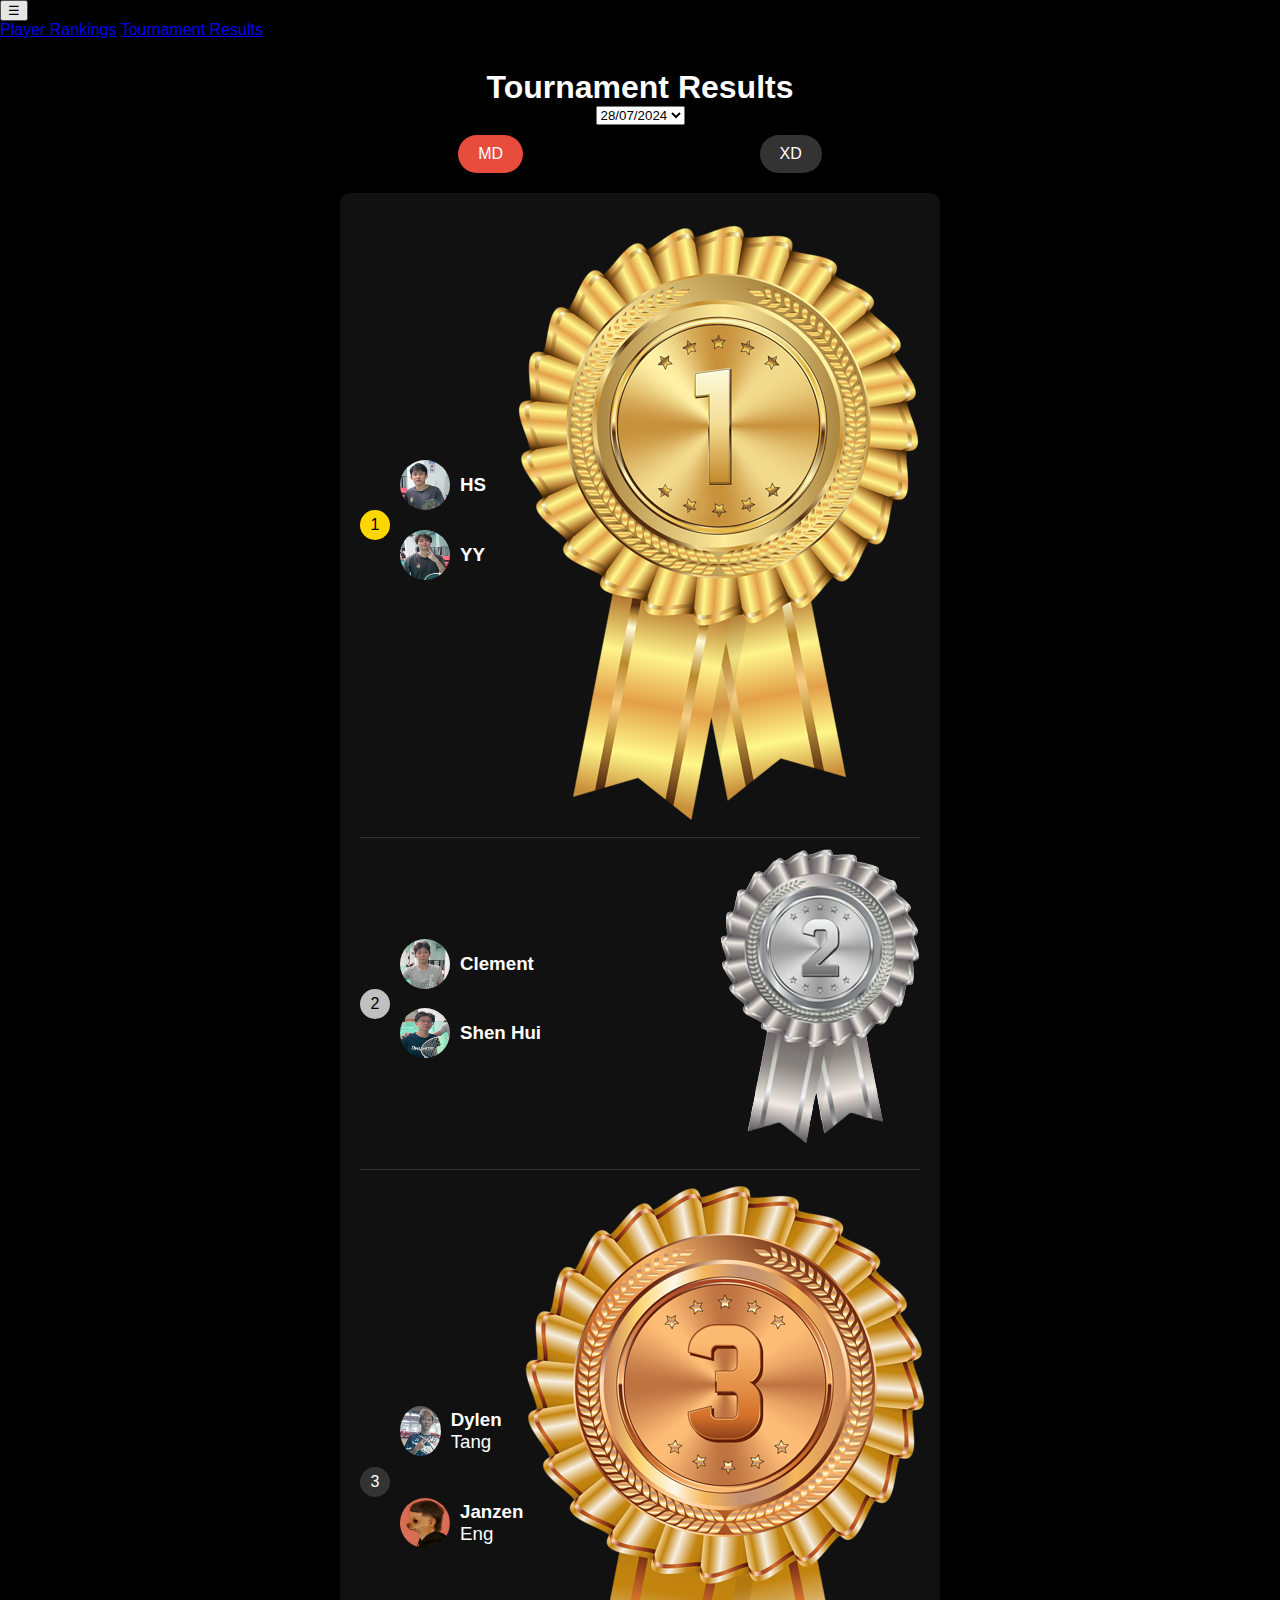
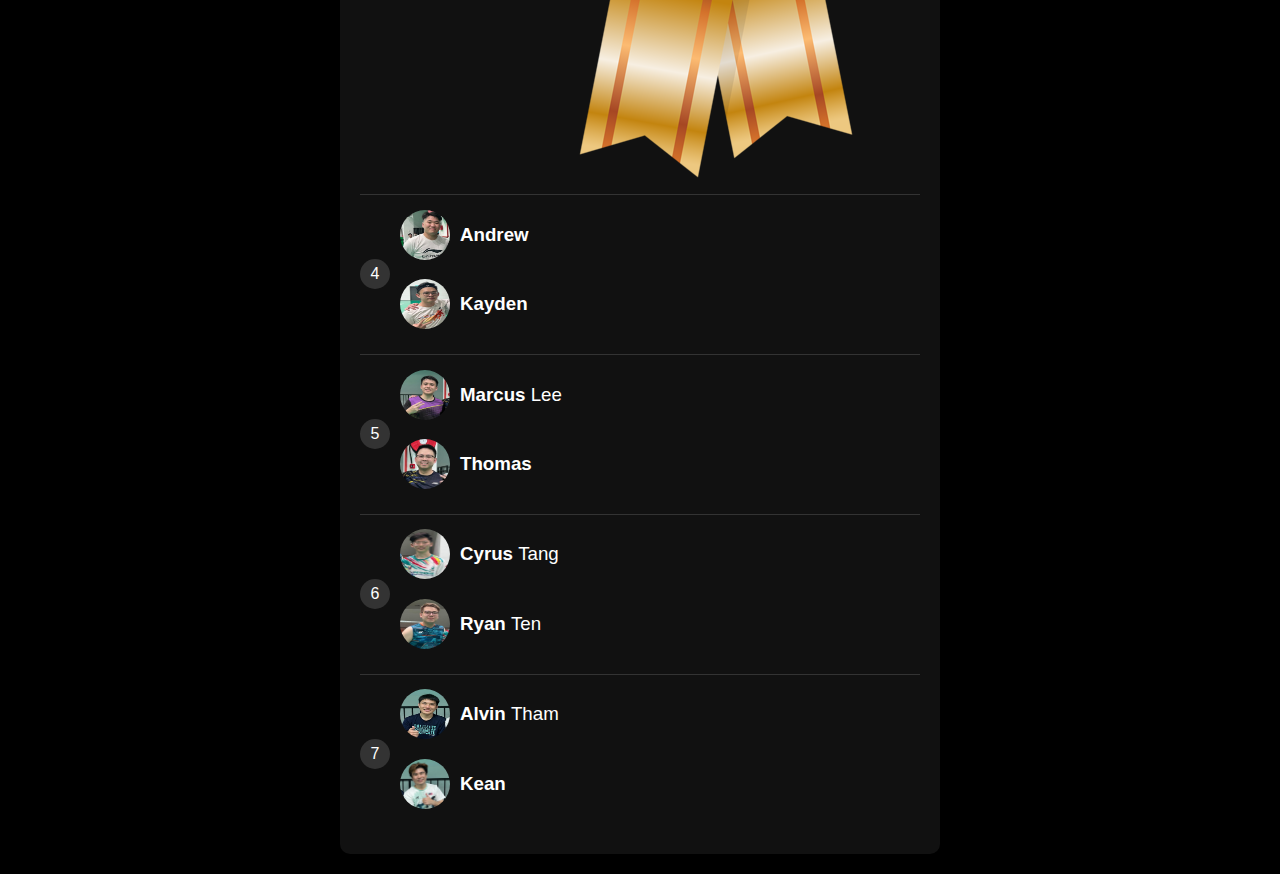
<file: 20240728_md.html>
<!DOCTYPE html>
<html lang="en">
<head>
  <meta charset="UTF-8" />
  <meta name="viewport" content="width=device-width, initial-scale=1.0" />
  <title>Tournament Results</title>
  <link rel="stylesheet" href="css/styles.css" />
  <script src="js/scripts.js" defer></script>
</head>
<body>
    <header class="top-header">
    <button id="toggle-sidebar" title="Menu">☰</button>
  </header>
  <div class="sidebar">
    <a href="index.html">Player Rankings</a>
    <a href="20240728_md.html">Tournament Results</a>
  </div>

  <div class="container">
    <div class="header">
      <h1>Tournament Results</h1>
      <div class="select-wrapper">
        <select class="tournament-select">
          <option value="2024-07-28">28/07/2024</option>
          <!-- Add more dates as needed -->
        </select>
      </div>
    </div>

    <div class="tabs">
      <a href="20240728_md.html" class="tab active">MD</a>
      <a href="20240728_xd.html" class="tab">XD</a>
    </div>

    <div class="rankings" id="rankings"></div>
  </div>

  <script>
    async function loadTournamentResults() {
      const res = await fetch('md_results.json');
      const data = await res.json();

      const select = document.querySelector('.tournament-select');
      const selectedDate = select.value || select.options[0].value;

      const filtered = data
        .filter(entry => entry.tournament === selectedDate)
        .sort((a, b) => b.points - a.points);

      const rankings = filtered.map((entry, index) => {
        const medalIcon = index === 0
          ? "gold_trophy.png"
          : index === 1
          ? "silver_trophy.png"
          : index === 2
          ? "bronze_trophy.png"
          : "";

        const teamHtml = entry.team.map(player => {
          const imgName = (player.firstName + player.lastName).toLowerCase().replace(/\s+/g, '');
          return `
            <div class="player">
              <img src="images/${imgName}.jpg" alt="${player.firstName} ${player.lastName}">
              <h3><span class="first-name">${player.firstName}</span> <span class="last-name">${player.lastName}</span></h3>
            </div>`;
        }).join('');

        return `
          <div class="ranking-item">
            <div class="ranking-number ${index < 3 ? ['gold', 'silver', 'black'][index] : 'black'}">${index + 1}</div>
            <div class="player-info">${teamHtml}</div>
            <div class="points">
              ${medalIcon ? `<img src="images/${medalIcon}" class="trophy-icon" alt="Medal">` : ''}
            </div>
          </div>`;
      });

      document.getElementById('rankings').innerHTML = rankings.join('');
    }

    document.querySelector('.tournament-select').addEventListener('change', loadTournamentResults);
    loadTournamentResults();
  </script>
</body>
</html>
</file>
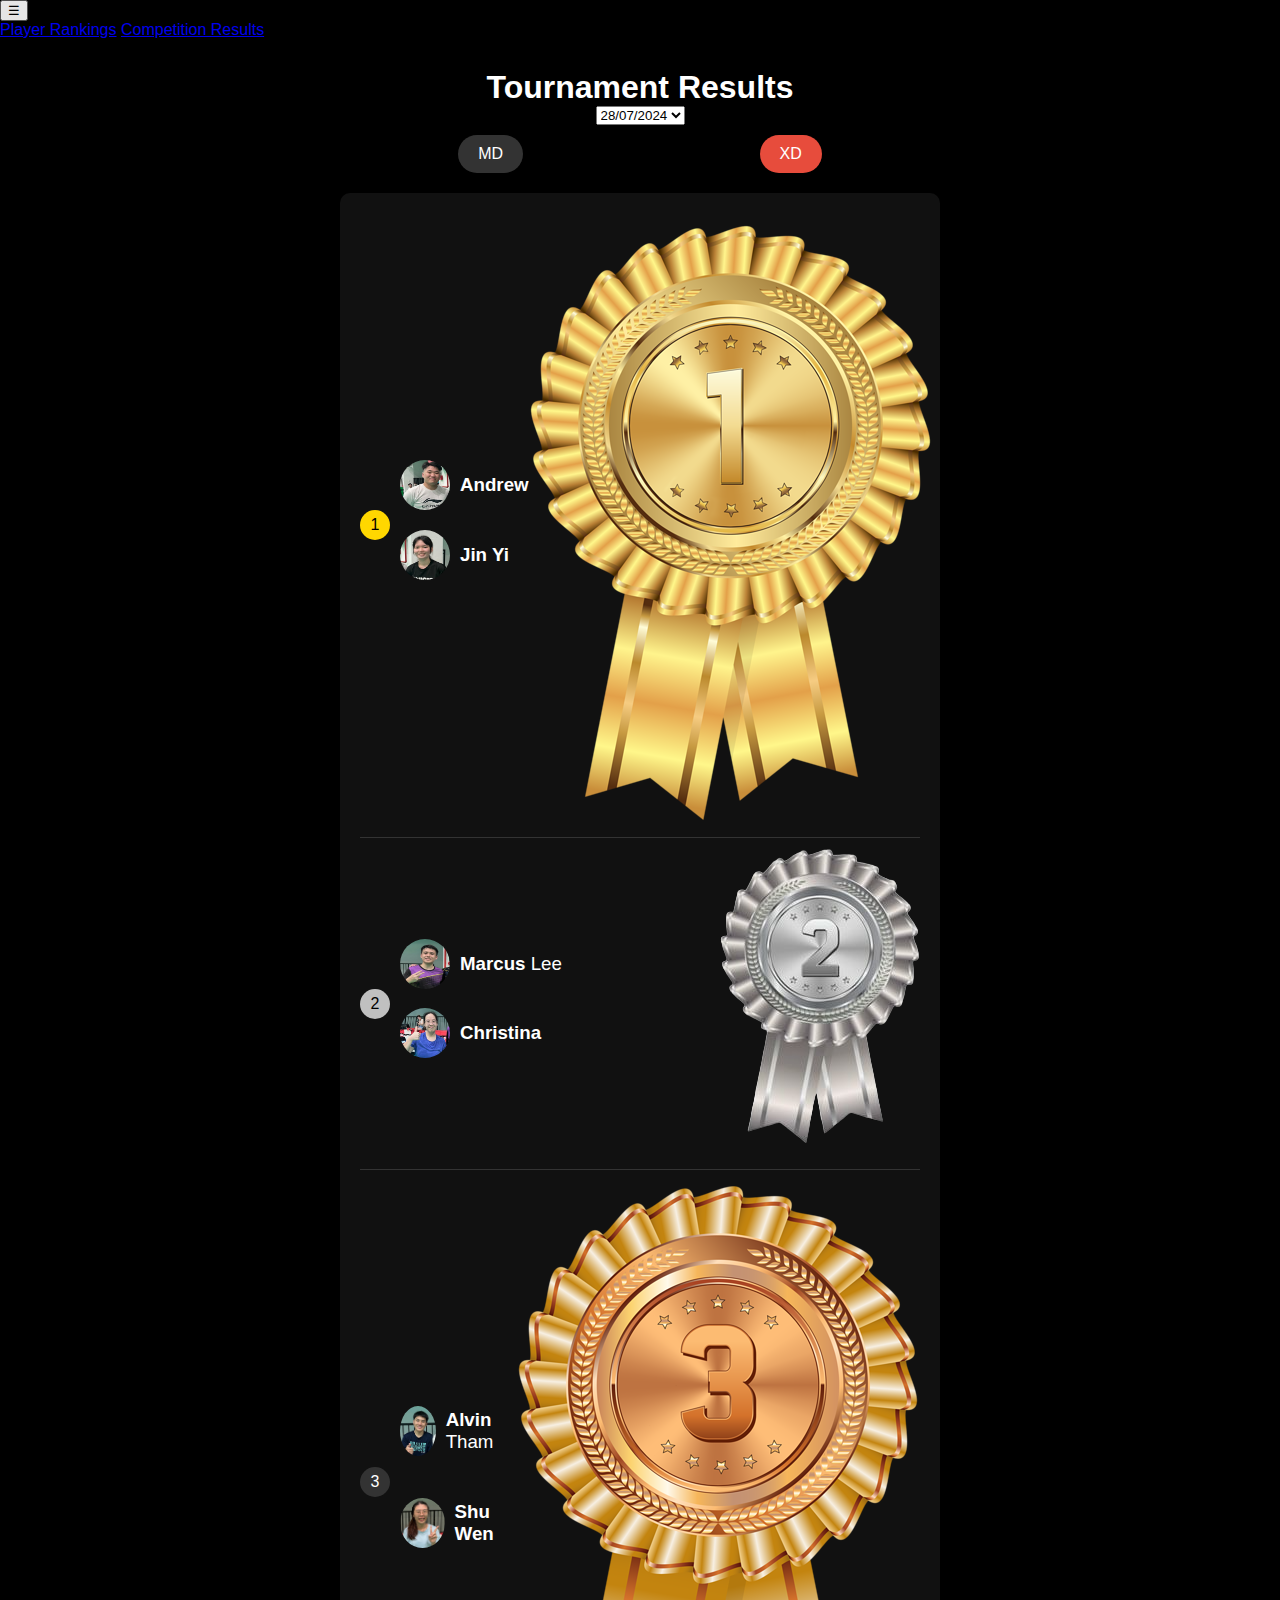
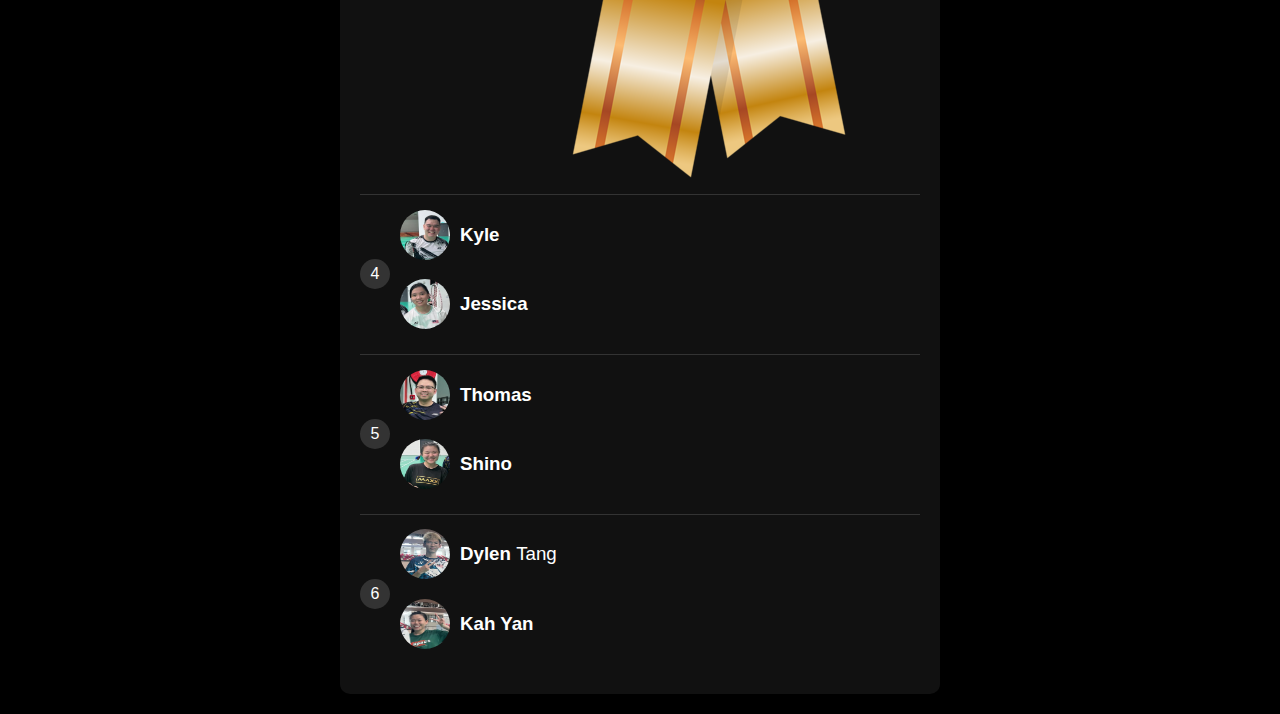
<file: 20240728_xd.html>
<!-- Updated Tournament Results Page with Dropdown and Trophy Icons -->
<!DOCTYPE html>
<html lang="en">
<head>
    <meta charset="UTF-8">
    <meta name="viewport" content="width=device-width, initial-scale=1.0">
    <title>Tournament Results</title>
    <link rel="stylesheet" href="css/styles.css">
    <script src="js/scripts.js" defer></script>
</head>
<body>
    <!-- ☰ Button -->
    <header class="top-header">
        <button id="toggle-sidebar" title="Menu">☰</button>
    </header>

    <!-- Sidebar -->
    <div class="sidebar">
        <a href="index.html">Player Rankings</a>
        <a href="20240728_xd.html">Competition Results</a>
    </div>

    <div class="container">
        <div class="header">
			<h1>Tournament Results</h1>
		<div class="select-wrapper">
			<select class="tournament-select">
				<option>28/07/2024</option>
				<option>19/10/2025</option>
			</select>
		</div>
		</div>

        <div class="tabs">
            <a href="20240728_md.html" class="tab">MD</a>
            <a href="20240728_xd.html" class="tab active">XD</a>
        </div>

        <div class="rankings">
            <div class="ranking-item">
				<div class="ranking-number gold">1</div>
				<div class="player-info">
                    <div class="player">
                        <img src="images/andrew.jpg" alt="Player 1">
                        <h3><span class="first-name">Andrew </span> <span class="last-name"></span></h3>
                    </div>
                    <div class="player">
                        <img src="images/jinyi.jpg" alt="Player 2">
                        <h3><span class="first-name">Jin Yi </span> <span class="last-name"></span></h3>
                    </div>
                    <!--<p>Malaysia <img src="images/malaysia_flag.png" alt="India" class="flag"></p>-->
                </div>
				<div class="points">
					<img src="images/gold_trophy.png" class="trophy-icon" alt="Champion">
				</div>
			</div>

            <div class="ranking-item">
				<div class="ranking-number silver">2</div>
				<div class="player-info">
                    <div class="player">
                        <img src="images/marcus.jpg" alt="Player 3">
                        <h3><span class="first-name">Marcus </span> <span class="last-name">Lee</span></h3>
                    </div>
                    <div class="player">
                        <img src="images/christina.jpg" alt="Player 4">
                        <h3><span class="first-name">Christina </span> <span class="last-name"></span></h3>
                    </div>
                    <!--<p>Malaysia <img src="images/malaysia_flag.png" alt="India" class="flag"></p>-->
                </div>
				<div class="points">
					<img src="images/silver_trophy.png" class="trophy-icon" alt="Runner-Up">
				</div>
			</div>

            <div class="ranking-item">
				<div class="ranking-number black">3</div>
				<div class="player-info">
                    <div class="player">
                        <img src="images/alvin.jpg" alt="Player 5">
                        <h3><span class="first-name">Alvin </span> <span class="last-name">Tham</span></h3>
                    </div>
                    <div class="player">
                        <img src="images/sw.jpg" alt="Player 6">
                        <h3><span class="first-name">Shu Wen </span> <span class="last-name"></span></h3>
                    </div>
                    <!--<p>Malaysia <img src="images/malaysia_flag.png" alt="India" class="flag"></p>-->
                </div>
				<div class="points">
					<img src="images/bronze_trophy.png" class="trophy-icon" alt="Bronze">
				</div>
			</div>
			
			<div class="ranking-item">
				<div class="ranking-number black">4</div>
                <div class="player-info">
                    <div class="player">
                        <img src="images/kyle.jpg" alt="Player 7">
                        <h3><span class="first-name">Kyle </span> <span class="last-name"></span></h3>
                    </div>
                    <div class="player">
                        <img src="images/littlesica.jpg" alt="Player 8">
                        <h3><span class="first-name">Jessica </span> <span class="last-name"></span></h3>
                    </div>
                </div>
			</div>
			
			<div class="ranking-item">
				<div class="ranking-number black">5</div>
                <div class="player-info">
                    <div class="player">
                        <img src="images/thomas.jpg" alt="Player 7">
                        <h3><span class="first-name">Thomas </span> <span class="last-name"></span></h3>
                    </div>
                    <div class="player">
                        <img src="images/shino.jpg" alt="Player 8">
                        <h3><span class="first-name">Shino </span> <span class="last-name"></span></h3>
                    </div>
                </div>
			</div>
			
			<div class="ranking-item">
				<div class="ranking-number black">6</div>
                <div class="player-info">
                    <div class="player">
                        <img src="images/dylen.jpg" alt="Player 7">
                        <h3><span class="first-name">Dylen </span> <span class="last-name">Tang</span></h3>
                    </div>
                    <div class="player">
                        <img src="images/ky.jpg" alt="Player 8">
                        <h3><span class="first-name">Kah Yan </span> <span class="last-name"></span></h3>
                    </div>
                </div>
			</div>

            <!-- Additional ranking items below can follow same format -->
        </div>
    </div>
</body>
</html>
</file>
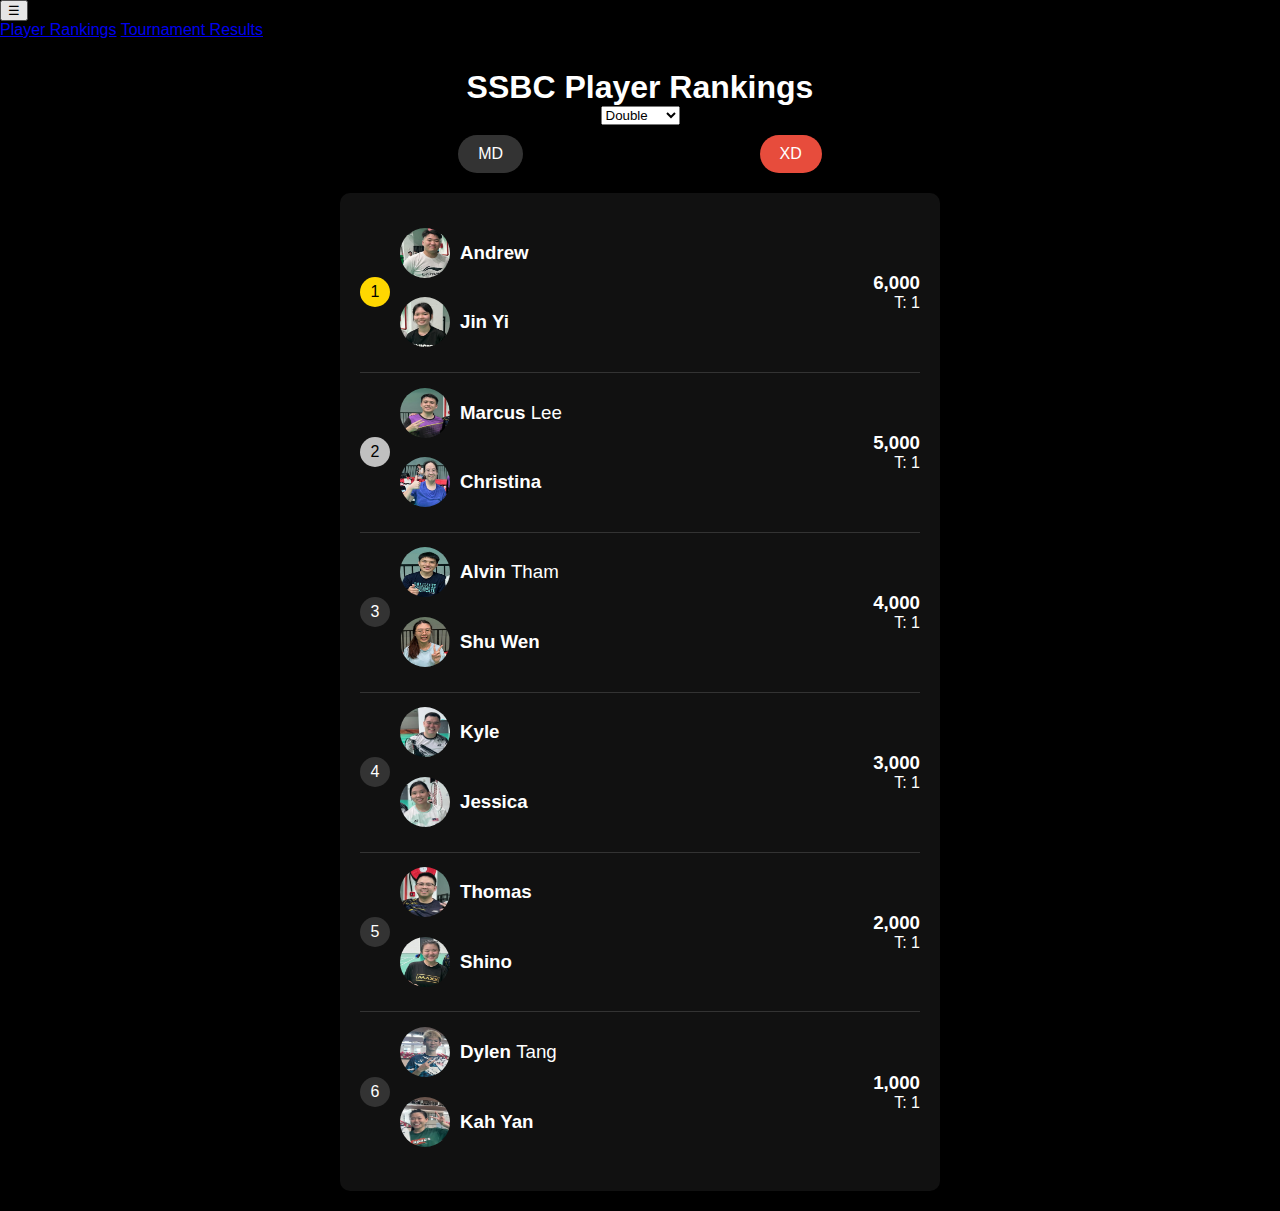
<file: double_xd.html>
<!DOCTYPE html>
<html lang="en">
<head>
  <meta charset="UTF-8" />
  <meta name="viewport" content="width=device-width, initial-scale=1.0" />
  <title>SSBC Rankings</title>
  <link rel="stylesheet" href="css/styles.css" />
  <script src="js/scripts.js" defer></script>
  <style>
    .points h3, .points p {
      margin: 0;
      text-align: right;
    }
  </style>
</head>
<body>
  <header class="top-header">
    <button id="toggle-sidebar" title="Menu">☰</button>
  </header>
  <div class="sidebar">
    <a href="index.html">Player Rankings</a>
    <a href="20240728_md.html">Tournament Results</a>
  </div>

  <div class="container">
    <div class="header">
      <h1>SSBC Player Rankings</h1>
      <div class="select-wrapper">
        <select class="tournament-select" onchange="location = this.value;">
          <option value="double_xd.html">Double</option>
          <option value="individual_xd.html">Individual</option>
        </select>
      </div>
    </div>
    <div class="tabs">
      <a href="index.html" class="tab">MD</a>
      <a href="double_xd.html" class="tab active">XD</a>
    </div>
    <div class="rankings" id="rankings"></div>
  </div>

  <script>
    async function loadTeamRankings() {
      const res = await fetch('xd_results.json');
      const data = await res.json();

      const teamScores = {};

      data.forEach(entry => {
        const teamKey = entry.team.map(p => `${p.firstName} ${p.lastName}`.trim()).join(' & ');
        if (!teamScores[teamKey]) {
          teamScores[teamKey] = {
            team: entry.team,
            points: 0,
            matches: 0
          };
        }
        teamScores[teamKey].points += entry.points;
        teamScores[teamKey].matches += entry.matches;
      });

      const rankings = Object.entries(teamScores)
        .sort((a, b) => b[1].points - a[1].points)
        .map(([teamKey, teamData], index) => {
          const rankClass = index === 0 ? 'gold' : index === 1 ? 'silver' : 'black';
          const playerHTML = teamData.team.map(player => `
            <div class="player">
              <img src="images/${(player.firstName + player.lastName).toLowerCase().replace(/\s+/g, '')}.jpg" alt="${player.firstName} ${player.lastName}">
              <h3><span class="first-name">${player.firstName}</span> <span class="last-name">${player.lastName || ''}</span></h3>
            </div>
          `).join('');

          return `
            <div class="ranking-item">
              <div class="ranking-number ${rankClass}">${index + 1}</div>
              <div class="player-info">
                ${playerHTML}
              </div>
              <div class="points">
                <h3>${teamData.points.toLocaleString()}</h3>
                <p>T: ${teamData.matches}</p>
              </div>
            </div>
          `;
        });

      document.getElementById('rankings').innerHTML = rankings.join('');
    }

    loadTeamRankings();

    // Highlight the current dropdown option
    const select = document.querySelector('.tournament-select');
    const currentPage = window.location.pathname.split('/').pop();
    for (const option of select.options) {
      if (option.value === currentPage) {
        option.selected = true;
        break;
      }
    }
  </script>
</body>
</html>
</file>
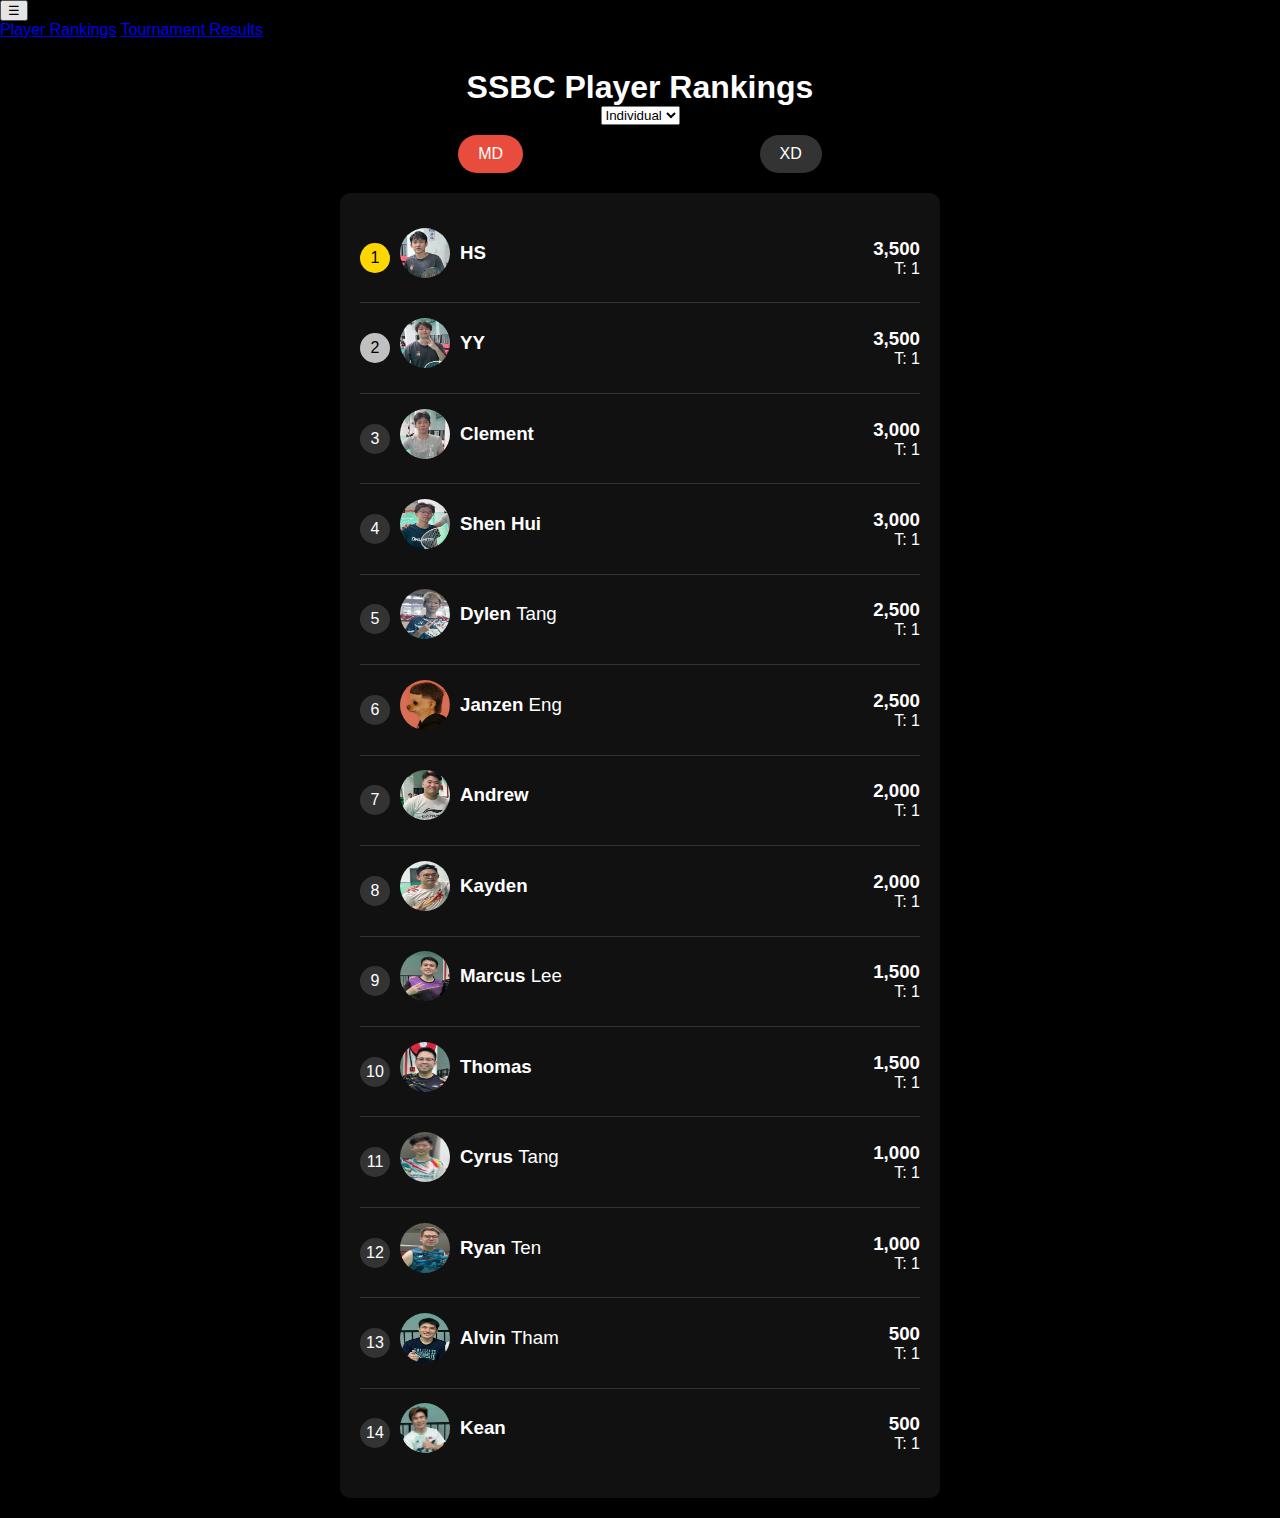
<file: individual_md.html>
<!DOCTYPE html>
<html lang="en">
<head>
  <meta charset="UTF-8" />
  <meta name="viewport" content="width=device-width, initial-scale=1.0" />
  <title>SSBC Rankings</title>
  <link rel="stylesheet" href="css/styles.css" />
  <script src="js/scripts.js" defer></script>
  <style>
    .points h3, .points p {
      margin: 0;
      text-align: right;
    }
  </style>
</head>
<body>
  <header class="top-header">
    <button id="toggle-sidebar" title="Menu">☰</button>
  </header>
  <div class="sidebar">
    <a href="index.html">Player Rankings</a>
    <a href="20240728_md.html">Tournament Results</a>
  </div>

  <div class="container">
    <div class="header">
      <h1>SSBC Player Rankings</h1>
      <div class="select-wrapper">
        <select class="tournament-select" onchange="location = this.value;">
          <option value="index.html">Double</option>
          <option value="individual_md.html">Individual</option>
        </select>
      </div>
    </div>
    <div class="tabs">
      <a href="individual_md.html" class="tab active">MD</a>
      <a href="individual_xd.html" class="tab">XD</a>
    </div>
    <div class="rankings" id="rankings"></div>
  </div>

  <script>
    async function loadRankings() {
      const res = await fetch('md_results.json');
      const data = await res.json();
      const playerScores = {};
  
      data.forEach(entry => {
        const halfPoints = entry.points / entry.team.length;
        entry.team.forEach(player => {
          const key = `${player.firstName} ${player.lastName}`.trim();
          if (!playerScores[key]) {
            playerScores[key] = {
              name: key,
              points: 0,
              matches: 0,
              firstName: player.firstName,
              lastName: player.lastName
            };
          }
          playerScores[key].points += halfPoints;
          playerScores[key].matches += entry.matches;
        });
      });
  
      const rankings = Object.values(playerScores)
        .sort((a, b) => b.points - a.points)
        .map((player, index) => {
          const rankClass = index === 0 ? 'gold' : index === 1 ? 'silver' : 'black';
  
          // Generate image filename: firstname + lastname (lowercased, no spaces)
          const imageFilename = `${(player.firstName + player.lastName).toLowerCase().replace(/\s+/g, '')}.jpg`;
  
          return `
            <div class="ranking-item">
              <div class="ranking-number ${rankClass}">${index + 1}</div>
              <div class="player-info">
                <div class="player">
                  <img src="images/${imageFilename}" alt="${player.name}" />
                  <h3><span class="first-name">${player.firstName}</span> <span class="last-name">${player.lastName}</span></h3>
                </div>
              </div>
              <div class="points">
                <h3>${player.points.toLocaleString()}</h3>
                <p>T: ${player.matches}</p>
              </div>
            </div>
          `;
        });
  
      document.getElementById('rankings').innerHTML = rankings.join('');
    }
  
    loadRankings();
  
    // Select dropdown current page
    const select = document.querySelector('.tournament-select');
    const currentPage = window.location.pathname.split('/').pop();
    for (const option of select.options) {
      if (option.value === currentPage) {
        option.selected = true;
        break;
      }
    }
  </script>  
</body>
</html>
</file>
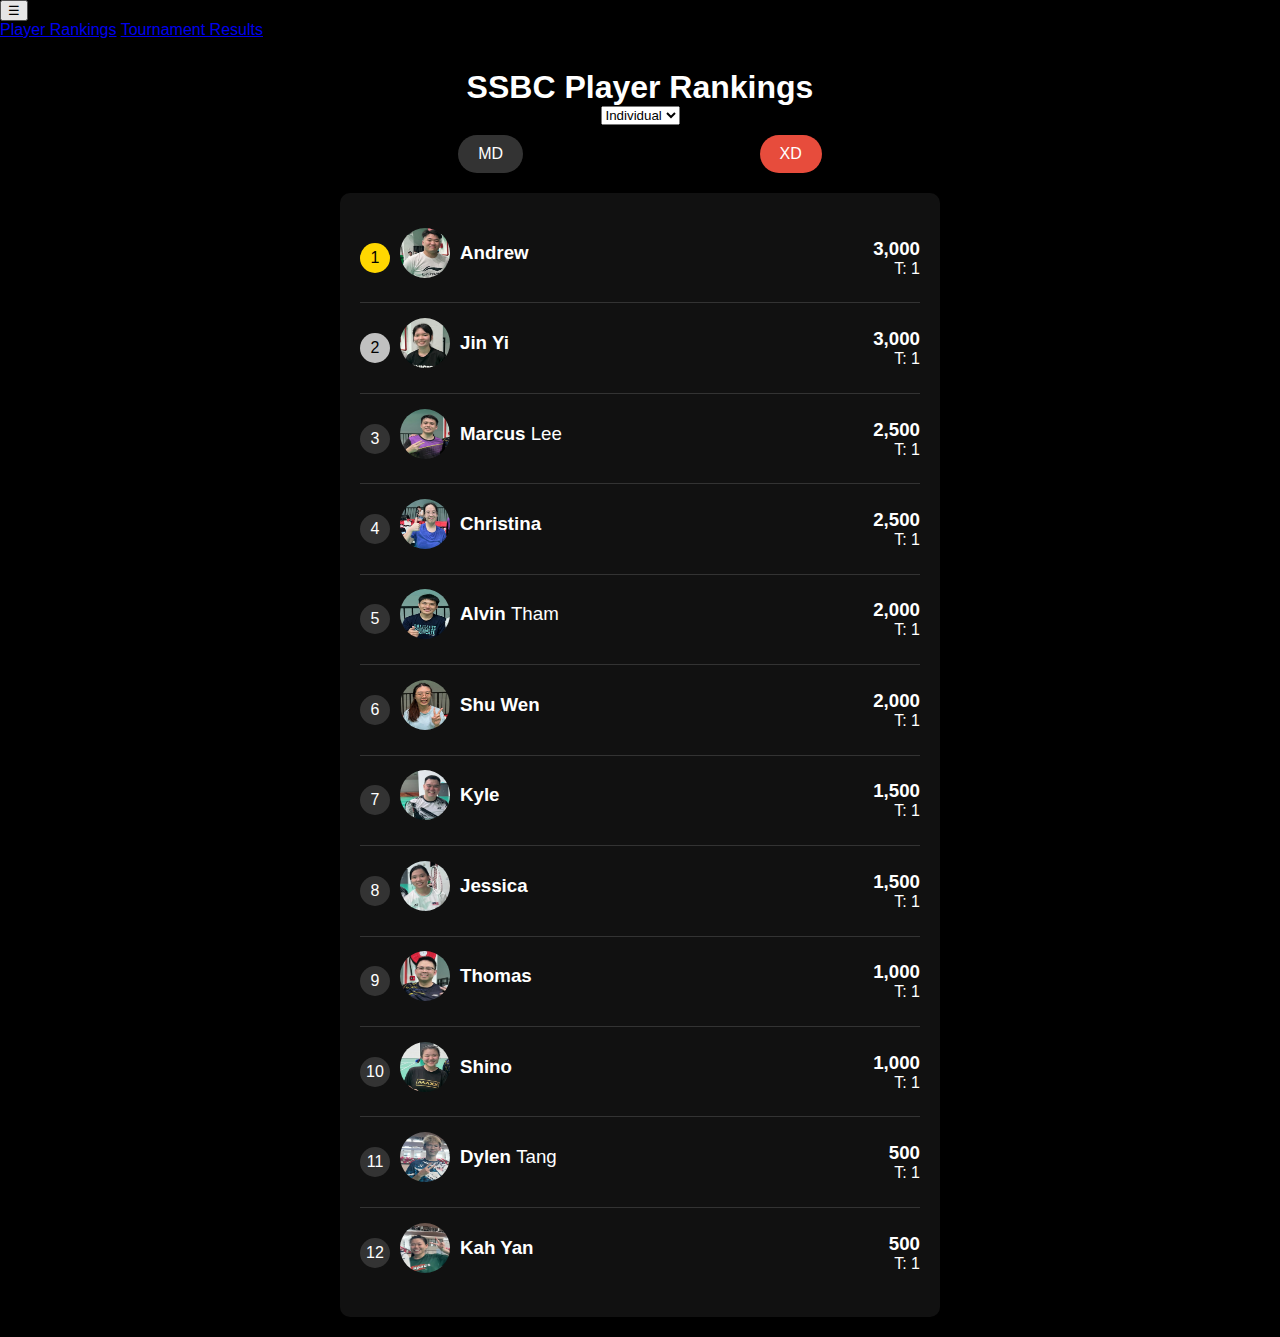
<file: individual_xd.html>
<!DOCTYPE html>
<html lang="en">
<head>
  <meta charset="UTF-8" />
  <meta name="viewport" content="width=device-width, initial-scale=1.0" />
  <title>SSBC Rankings</title>
  <link rel="stylesheet" href="css/styles.css" />
  <script src="js/scripts.js" defer></script>
  <style>
    .points h3, .points p {
      margin: 0;
      text-align: right;
    }
  </style>
</head>
<body>
  <header class="top-header">
    <button id="toggle-sidebar" title="Menu">☰</button>
  </header>
  <div class="sidebar">
    <a href="index.html">Player Rankings</a>
    <a href="20240728_md.html">Tournament Results</a>
  </div>

  <div class="container">
    <div class="header">
      <h1>SSBC Player Rankings</h1>
      <div class="select-wrapper">
        <select class="tournament-select" onchange="location = this.value;">
          <option value="double_xd.html">Double</option>
          <option value="individual_xd.html">Individual</option>
        </select>
      </div>
    </div>
    <div class="tabs">
      <a href="individual_md.html" class="tab">MD</a>
      <a href="individual_xd.html" class="tab active">XD</a>
    </div>
    <div class="rankings" id="rankings"></div>
  </div>

  <script>
    async function loadRankings() {
      const res = await fetch('xd_results.json');
      const data = await res.json();
      const playerScores = {};
  
      data.forEach(entry => {
        const halfPoints = entry.points / entry.team.length;
        entry.team.forEach(player => {
          const key = `${player.firstName} ${player.lastName}`.trim();
          if (!playerScores[key]) {
            playerScores[key] = {
              name: key,
              points: 0,
              matches: 0,
              firstName: player.firstName,
              lastName: player.lastName
            };
          }
          playerScores[key].points += halfPoints;
          playerScores[key].matches += entry.matches;
        });
      });
  
      const rankings = Object.values(playerScores)
        .sort((a, b) => b.points - a.points)
        .map((player, index) => {
          const rankClass = index === 0 ? 'gold' : index === 1 ? 'silver' : 'black';
  
          // Generate image filename: firstname + lastname (lowercased, no spaces)
          const imageFilename = `${(player.firstName + player.lastName).toLowerCase().replace(/\s+/g, '')}.jpg`;
  
          return `
            <div class="ranking-item">
              <div class="ranking-number ${rankClass}">${index + 1}</div>
              <div class="player-info">
                <div class="player">
                  <img src="images/${imageFilename}" alt="${player.name}" />
                  <h3><span class="first-name">${player.firstName}</span> <span class="last-name">${player.lastName}</span></h3>
                </div>
              </div>
              <div class="points">
                <h3>${player.points.toLocaleString()}</h3>
                <p>T: ${player.matches}</p>
              </div>
            </div>
          `;
        });
  
      document.getElementById('rankings').innerHTML = rankings.join('');
    }
  
    loadRankings();
  
    // Select dropdown current page
    const select = document.querySelector('.tournament-select');
    const currentPage = window.location.pathname.split('/').pop();
    for (const option of select.options) {
      if (option.value === currentPage) {
        option.selected = true;
        break;
      }
    }
  </script>  
</body>
</html>
</file>
<file: css/styles.css>
body {
    font-family: Arial, sans-serif;
    background-color: #000;
    color: #fff;
    margin: 0;
    padding: 0;
}
.container {
    max-width: 600px;
    margin: 0 auto;
    padding: 20px;
}
.header {
    text-align: center;
    padding: 10px 0;
}
.header h1 {
    margin: 0;
}
.tabs {
    display: flex;
    justify-content: space-around;
    margin-bottom: 20px;
}
.tab {
    background-color: #333;
    padding: 10px 20px;
    border-radius: 20px;
    color: #fff;
    text-decoration: none;
}
.tab.active {
    background-color: #e74c3c;
}
.rankings {
    background-color: #111;
    padding: 20px;
    border-radius: 10px;
}
.ranking-item {
    display: flex;
    align-items: center;
    padding: 10px 0;
    border-bottom: 1px solid #333;
}
.ranking-item:last-child {
    border-bottom: none;
}
.ranking-number {
    width: 30px;
    height: 30px;
    line-height: 30px;
    text-align: center;
    border-radius: 50%;
    margin-right: 10px;
    flex-shrink: 0;
}
.gold {
    background-color: gold;
    color: #000;
}
.silver {
    background-color: silver;
    color: #000;
}
.black {
    background-color: #333;
    color: #fff;
}
.player-info {
    display: flex;
    flex-direction: column;
    flex: 1;
}
.player {
    display: flex;
    align-items: center;
    margin-bottom: 10px;
}
.player img {
    border-radius: 50%;
    width: 50px;
    height: 50px;
    margin-right: 10px;
}
.info h3 {
    margin: 0;
    font-weight: normal;
}
.first-name {
    font-weight: bold;
}
.last-name {
    font-weight: lighter;
}
.ranking-item .points {
    text-align: right;
    margin-left: auto;
}
.flag {
    width: 20px;
    height: 20px;
    margin-left: 10px;
}
</file>
